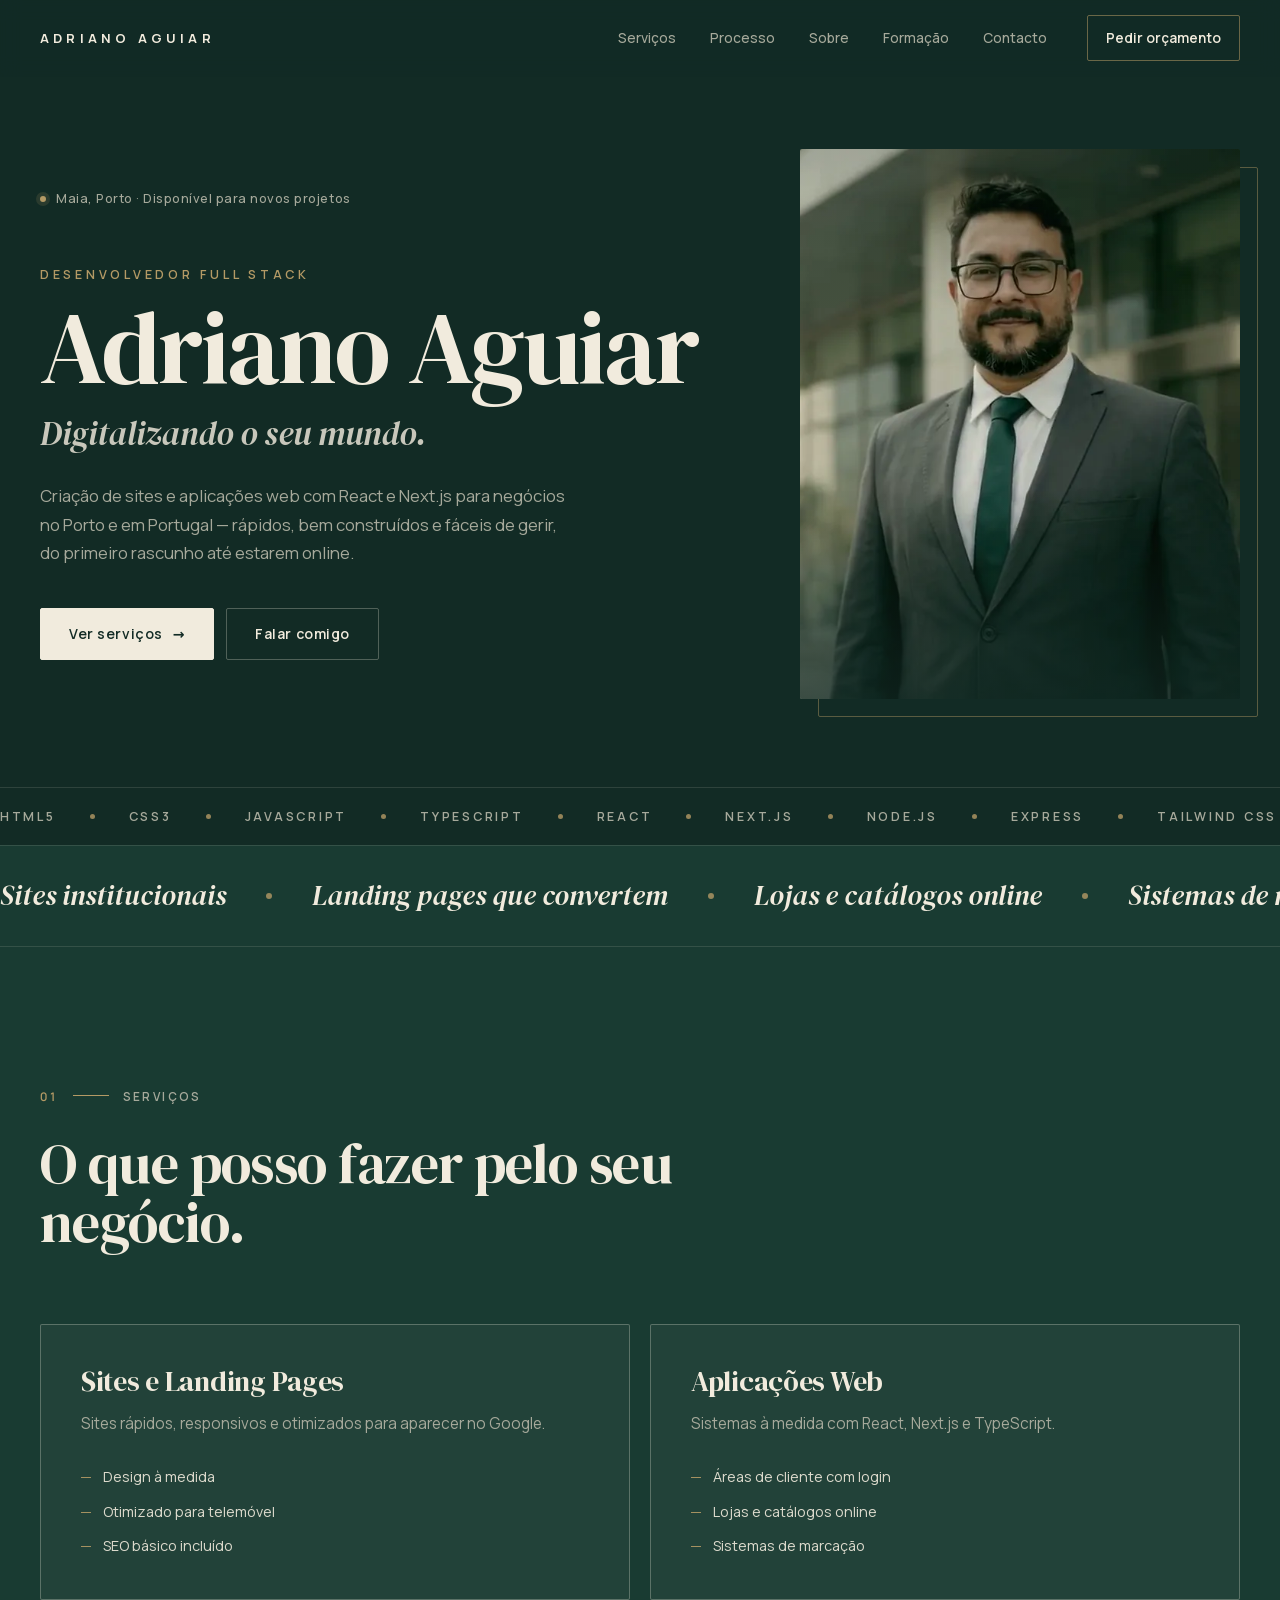
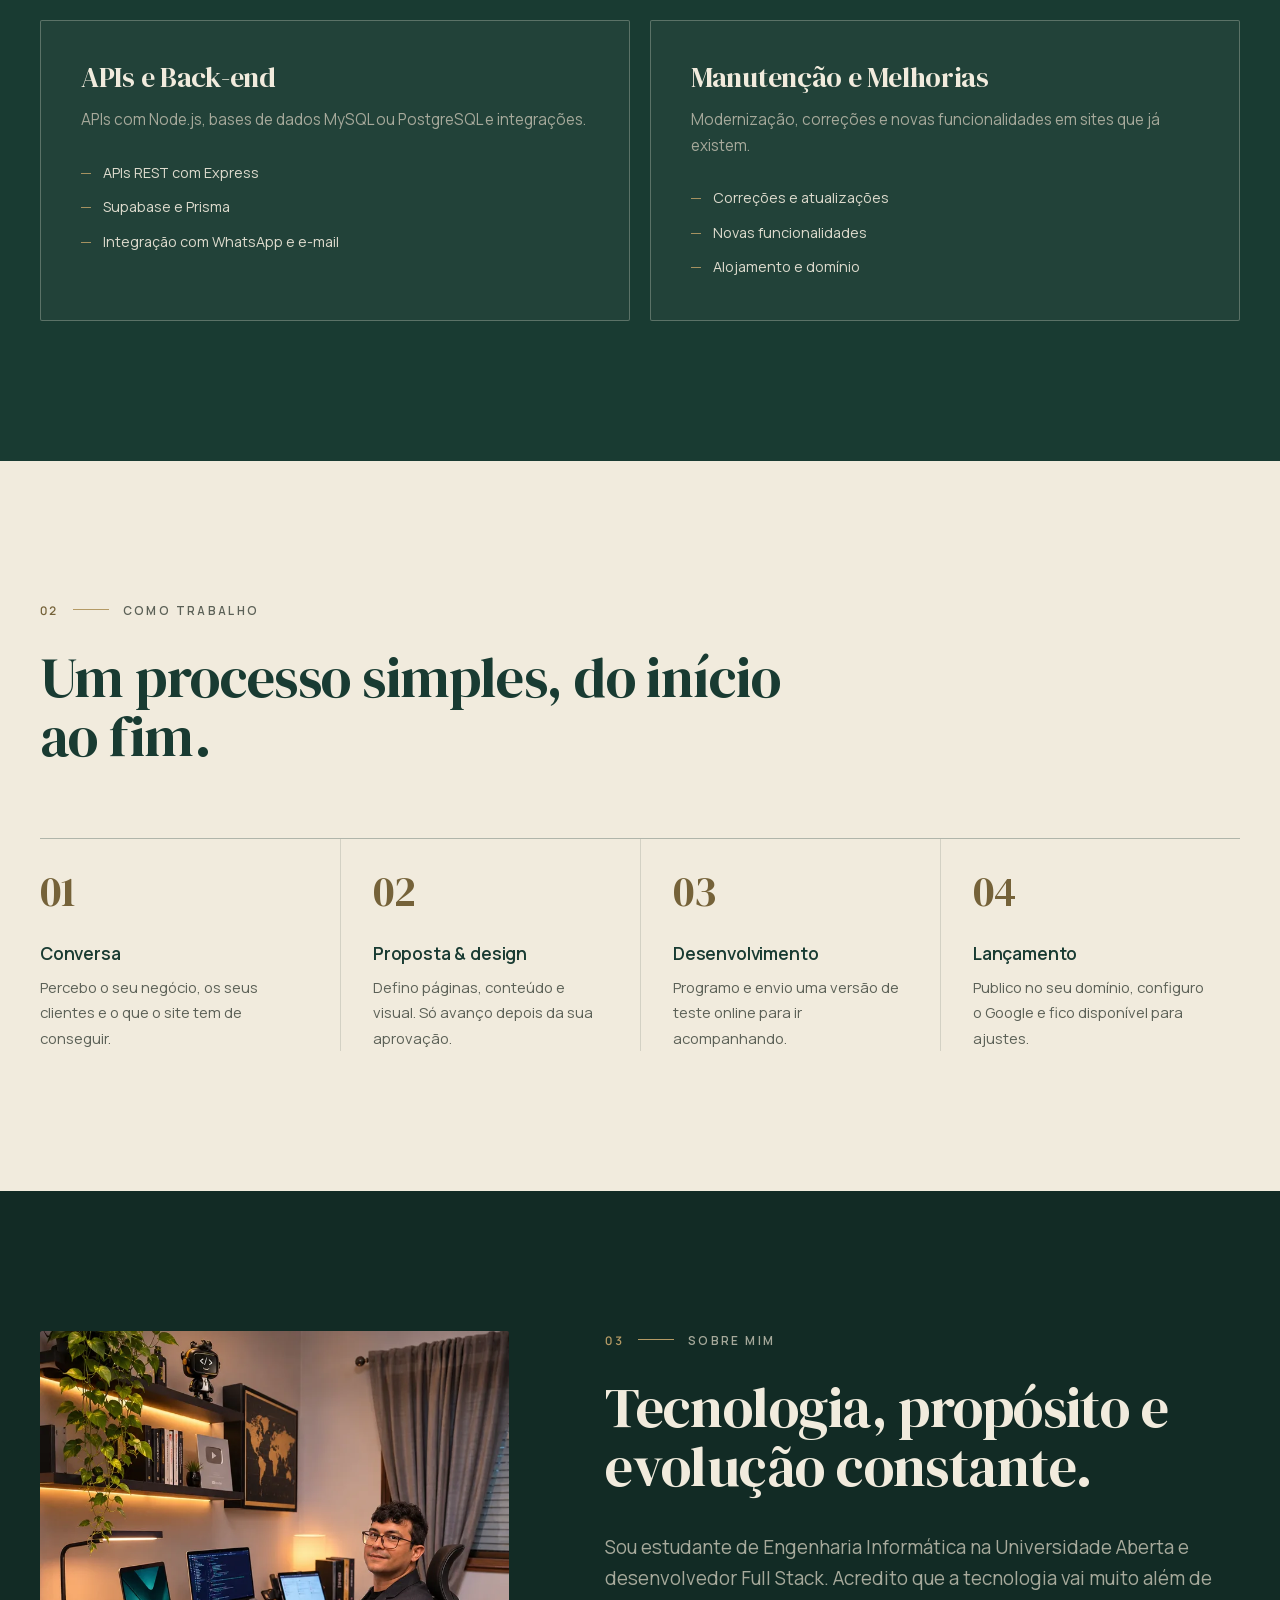
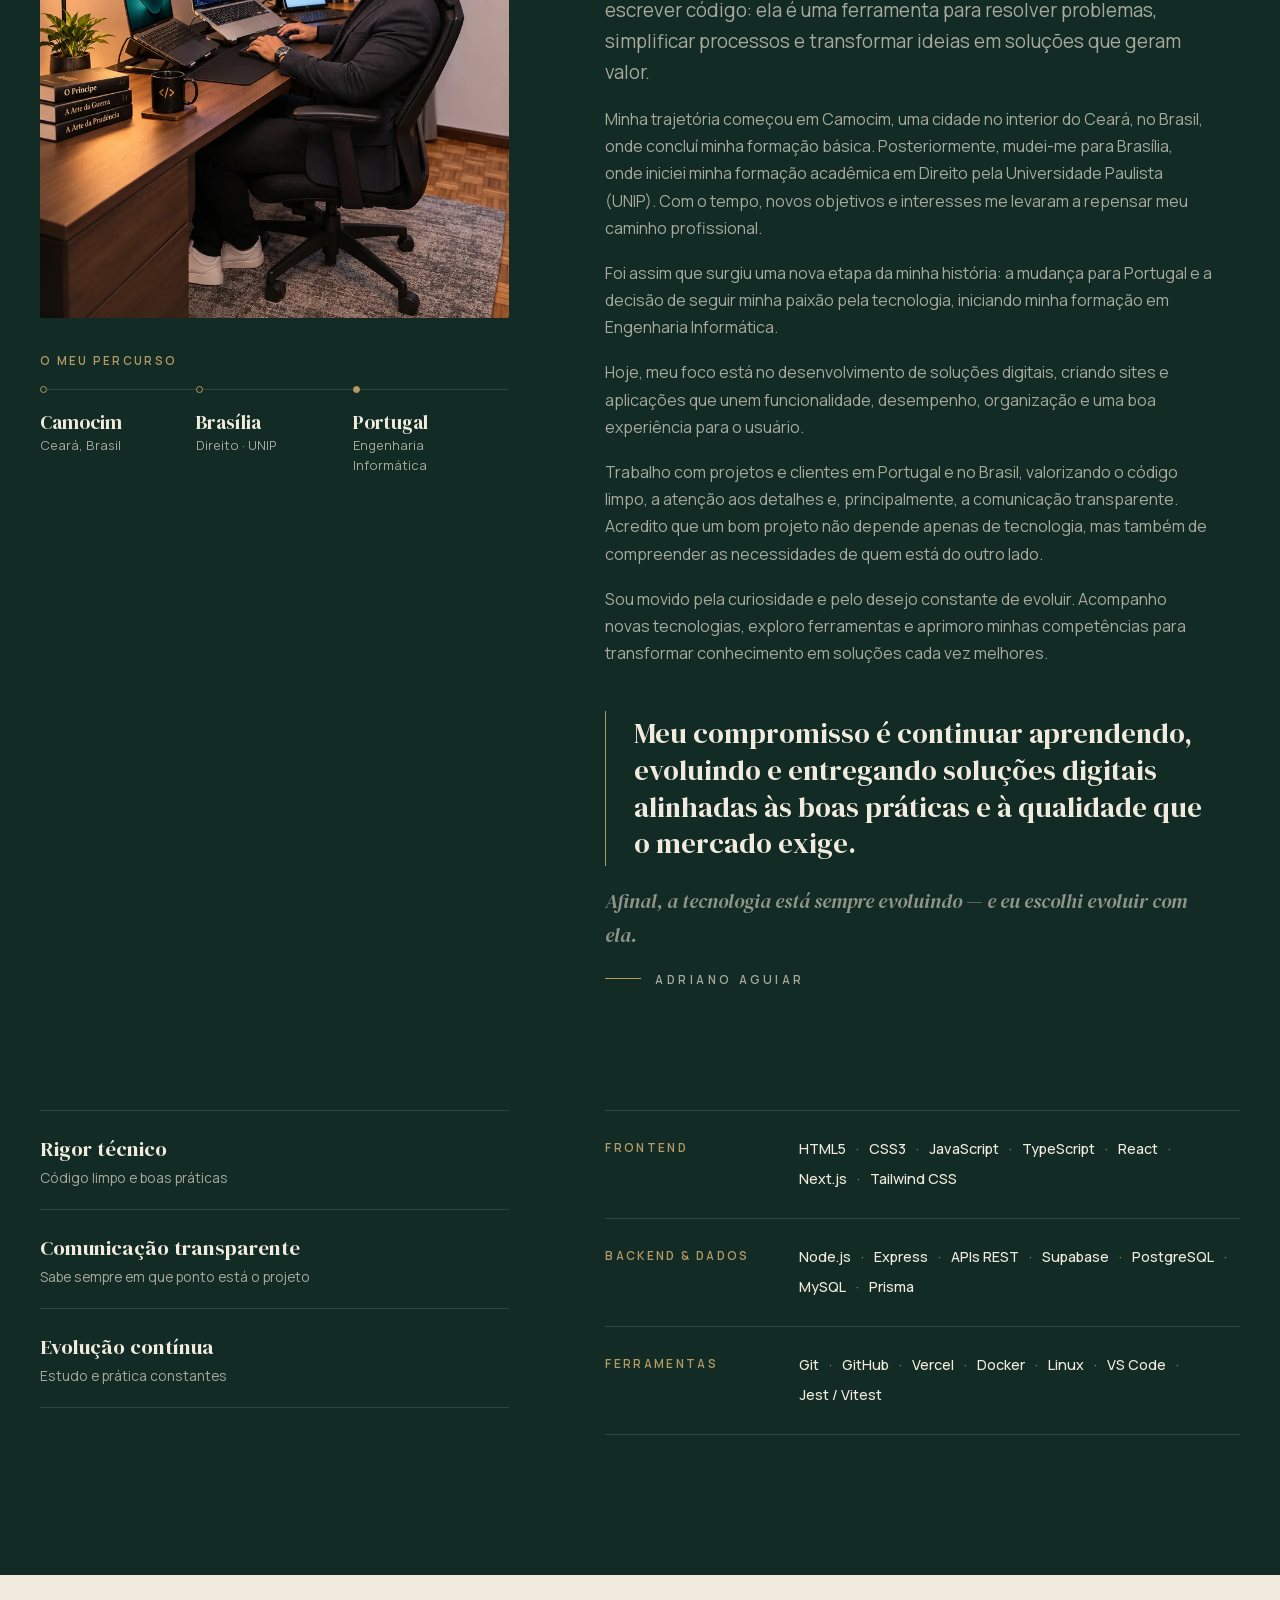
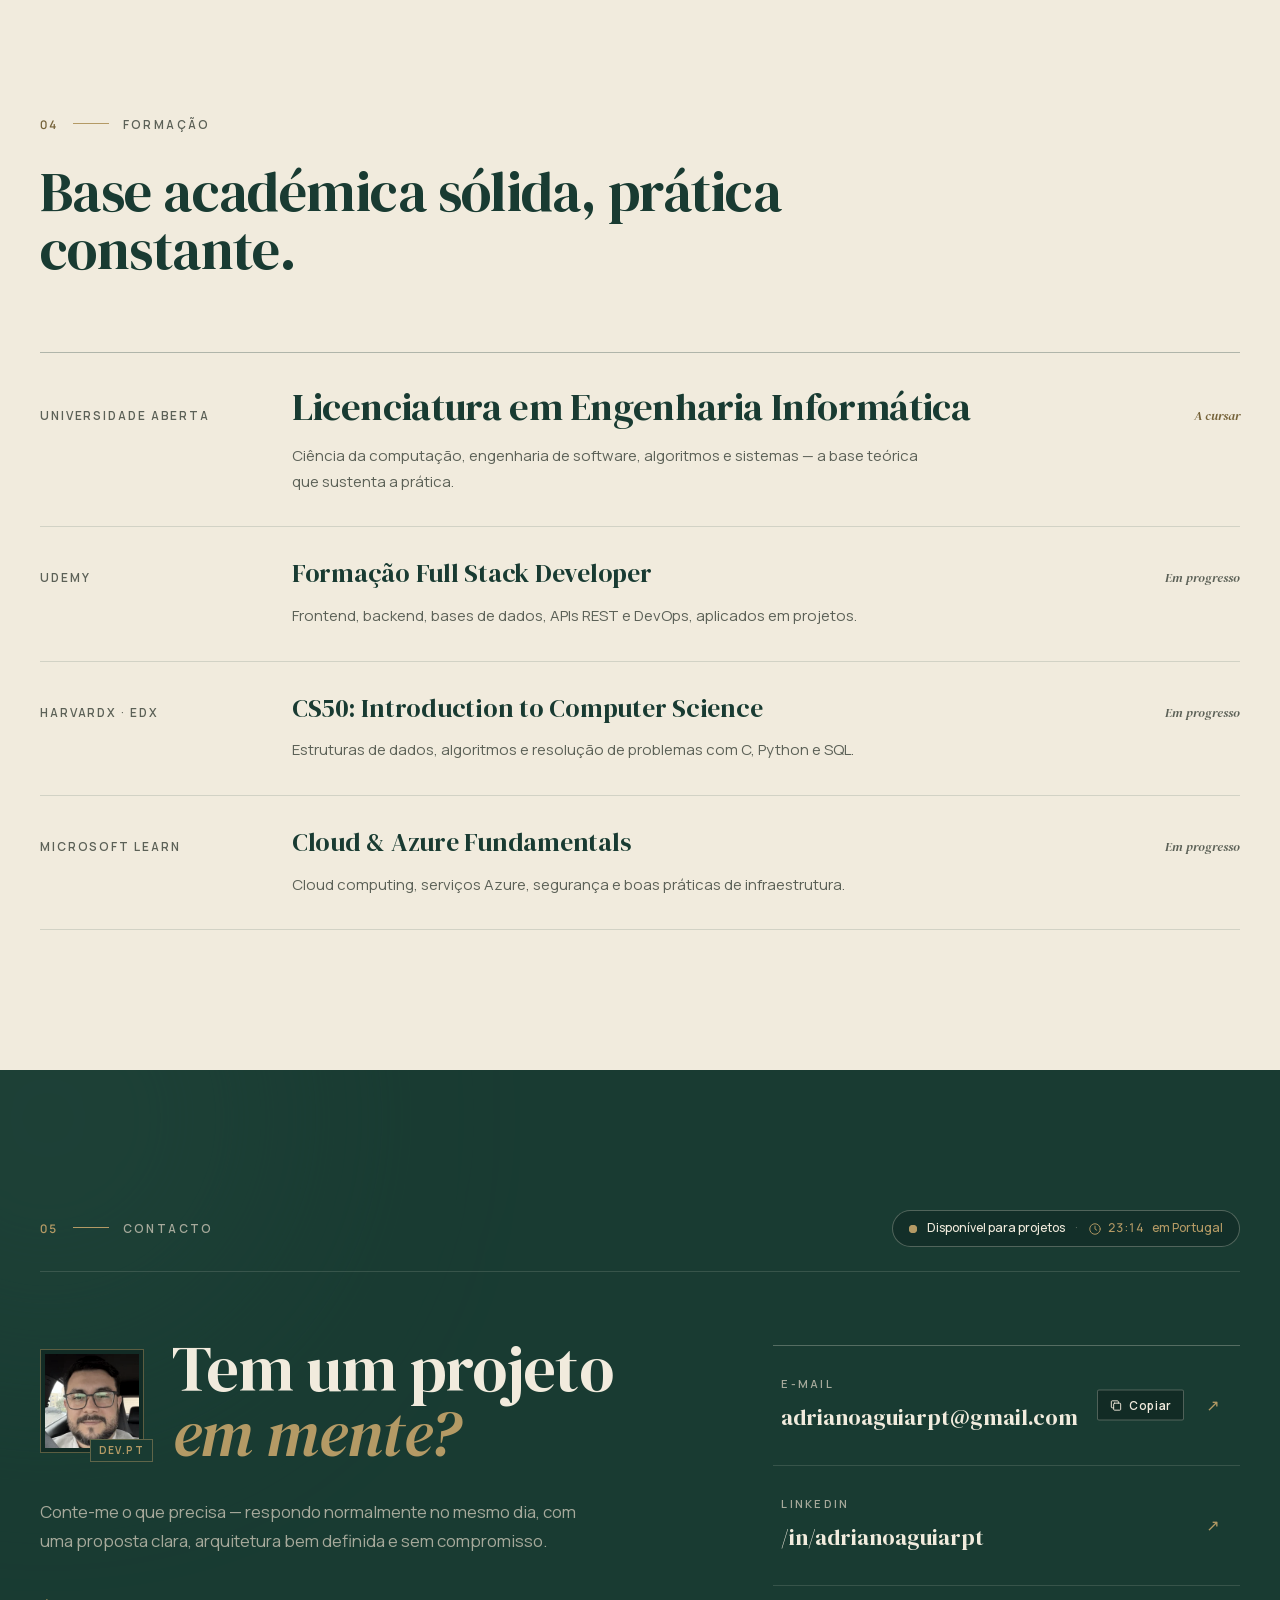
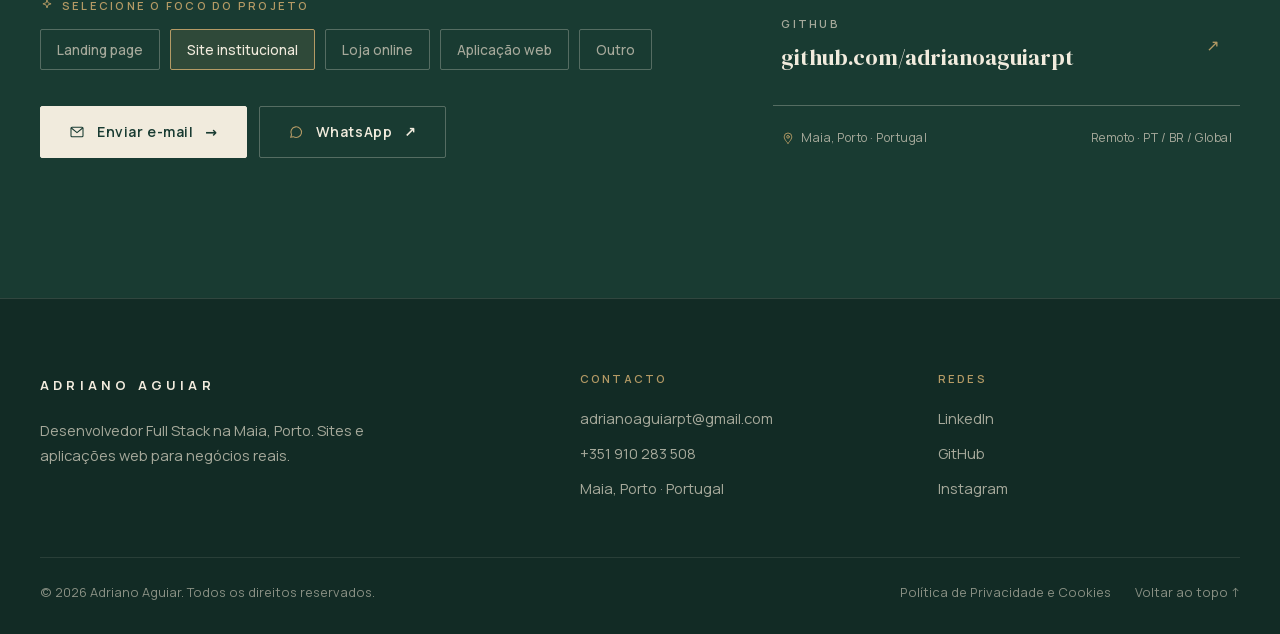
<file: index.html>
<!DOCTYPE html>
<html lang="pt">
<head>
    <meta charset="UTF-8">
    <meta name="viewport" content="width=device-width, initial-scale=1.0">
    <title>Adriano Aguiar | Desenvolvedor Full Stack no Porto</title>
    <meta name="description" content="Desenvolvedor full stack no Porto: criação de sites e apps com React e Next.js. Programador freelancer em Portugal. Peça já o seu orçamento.">
    <meta name="author" content="Adriano Aguiar">
    <meta name="theme-color" content="#122B25">
    <link rel="canonical" href="https://adrianoaguiardev.com/">
    <meta property="og:type" content="website">
    <meta property="og:title" content="Adriano Aguiar | Desenvolvedor Full Stack no Porto">
    <meta property="og:description" content="Criação de sites e aplicações web com React e Next.js para negócios no Porto e em Portugal.">
    <meta property="og:locale" content="pt_PT">
    <meta property="og:url" content="https://adrianoaguiardev.com/">
    <meta property="og:image" content="https://adrianoaguiardev.com/og-image.png">
    <meta property="og:image:width" content="1200">
    <meta property="og:image:height" content="630">
    <meta property="og:image:alt" content="Adriano Aguiar, Desenvolvedor Full Stack no Porto">
    <meta name="twitter:card" content="summary_large_image">
    <meta name="twitter:title" content="Adriano Aguiar | Desenvolvedor Full Stack no Porto">
    <meta name="twitter:description" content="Criação de sites e aplicações web com React e Next.js para negócios no Porto e em Portugal.">
    <meta name="twitter:image" content="https://adrianoaguiardev.com/og-image.png">
    <link rel="icon" href="img/favicon.ico" sizes="any">
    <link rel="icon" type="image/png" sizes="32x32" href="img/favicon-32x32.png">
    <link rel="icon" type="image/png" sizes="16x16" href="img/favicon-16x16.png">
    <link rel="apple-touch-icon" href="img/apple-touch-icon.png">
    <link rel="preload" as="image" href="img/adriano-hero-poster.webp" type="image/webp" fetchpriority="high">
    <link rel="preload" as="font" type="font/woff2" href="fonts/manrope-latin.woff2" crossorigin>
    <link rel="preload" as="font" type="font/woff2" href="fonts/dm-serif-display-latin.woff2" crossorigin>
    <link rel="stylesheet" href="style.css">
    <script type="application/ld+json">
    {"@context":"https://schema.org","@graph":[{"@type":"Person","@id":"https://adrianoaguiardev.com/#pessoa","name":"Adriano Aguiar","jobTitle":"Desenvolvedor Full Stack","url":"https://adrianoaguiardev.com/","image":"https://adrianoaguiardev.com/img/adriano-hero-poster.webp","address":{"@type":"PostalAddress","addressLocality":"Maia","addressRegion":"Porto","addressCountry":"PT"},"knowsAbout":["HTML","CSS","JavaScript","TypeScript","React","Next.js","Node.js","Express","Tailwind CSS","Supabase","PostgreSQL","MySQL","Prisma","Git","Docker"],"sameAs":["https://github.com/adrianoaguiarpt","https://www.linkedin.com/in/adrianoaguiarpt/","https://www.instagram.com/adrianoaguiardev"]},{"@type":"WebSite","@id":"https://adrianoaguiardev.com/#site","url":"https://adrianoaguiardev.com/","name":"Adriano Aguiar","description":"Desenvolvedor full stack no Porto: criação de sites e apps com React e Next.js. Programador freelancer em Portugal. Peça já o seu orçamento.","inLanguage":"pt","publisher":{"@id":"https://adrianoaguiardev.com/#pessoa"}},{"@type":"ProfessionalService","@id":"https://adrianoaguiardev.com/#servico","name":"Adriano Aguiar — Desenvolvimento Web","url":"https://adrianoaguiardev.com/","image":"https://adrianoaguiardev.com/og-image.png","telephone":"+351910283508","address":{"@type":"PostalAddress","addressLocality":"Maia","addressRegion":"Porto","addressCountry":"PT"},"areaServed":[{"@type":"Country","name":"Portugal"},{"@type":"Country","name":"Brasil"}],"founder":{"@id":"https://adrianoaguiardev.com/#pessoa"},"sameAs":["https://github.com/adrianoaguiarpt","https://www.linkedin.com/in/adrianoaguiarpt/","https://www.instagram.com/adrianoaguiardev"],"hasOfferCatalog":{"@type":"OfferCatalog","name":"Serviços","itemListElement":[{"@type":"Offer","itemOffered":{"@type":"Service","name":"Sites e Landing Pages","description":"Sites rápidos, responsivos e otimizados para aparecer no Google."}},{"@type":"Offer","itemOffered":{"@type":"Service","name":"Aplicações Web","description":"Sistemas à medida com React, Next.js e TypeScript."}},{"@type":"Offer","itemOffered":{"@type":"Service","name":"APIs e Back-end","description":"APIs com Node.js, bases de dados MySQL ou PostgreSQL e integrações."}},{"@type":"Offer","itemOffered":{"@type":"Service","name":"Manutenção e Melhorias","description":"Modernização, correções e novas funcionalidades em sites que já existem."}}]}}]}
    </script>
</head>
<body>
    <a class="skip-link" href="#servicos">Saltar para os serviços</a>

    <header class="site-header">
        <nav class="nav container" aria-label="Navegação principal">
            <a class="brand" href="#inicio" aria-label="Adriano Aguiar — ir para o início">Adriano Aguiar</a>
            <button class="menu-toggle" type="button" aria-label="Abrir menu" aria-expanded="false" aria-controls="nav-links"><span></span><span></span><span></span></button>
            <div class="nav-links" id="nav-links">
                <a href="#servicos">Serviços</a>
                <a href="#processo">Processo</a>
                <a href="#sobre">Sobre</a>
                <a href="#formacao">Formação</a>
                <a href="#contato">Contacto</a>
                <a class="nav-links__cta" href="https://wa.me/351910283508?text=Ol%C3%A1%20Adriano!%20Quero%20pedir%20um%20or%C3%A7amento%20para%20o%20meu%20projeto." target="_blank" rel="noopener noreferrer">Pedir orçamento</a>
            </div>
        </nav>
    </header>

    <main>
        <!-- HERO -->
        <section class="hero" id="inicio">
            <div class="grade-rato" aria-hidden="true"></div>
            <div class="hero__grid container">
                <div class="hero__content">
                    <p class="hero__kicker"><span class="dot" aria-hidden="true"></span> Maia, Porto · Disponível para novos projetos</p>
                    <h1 class="hero__heading"><span class="hero__role">Desenvolvedor Full Stack</span> <span class="hero__title">Adriano Aguiar</span></h1>
                    <p class="hero__tagline">Digitalizando o seu mundo.</p>
                    <p class="hero__text">Criação de sites e aplicações web com React e Next.js para negócios no Porto e em Portugal — rápidos, bem construídos e fáceis de gerir, do primeiro rascunho até estarem online.</p>
                    <div class="hero__actions">
                        <a href="#servicos" class="btn btn--primary">Ver serviços <span aria-hidden="true">→</span></a>
                        <a href="#contato" class="btn btn--ghost">Falar comigo</a>
                    </div>
                </div>
                <div class="hero__media">
                    <div class="hero__frame">
                        <video class="hero__video" muted playsinline preload="metadata" poster="img/adriano-hero-poster.webp" width="576" height="720" aria-label="Adriano Aguiar, desenvolvedor full stack, a caminhar em direção à câmara">
                            <source src="img/adriano-hero.mp4" type="video/mp4">
                        </video>
                        <span class="hero__tint" aria-hidden="true"></span>
                    </div>
                </div>
            </div>
        </section>

        <!-- FAIXAS CORRIDAS: tecnologias e o que faço para empresas
             (cada lista aparece duas vezes para o movimento não ter "salto";
              a segunda cópia fica escondida dos leitores de ecrã) -->
        <div class="faixas">
            <div class="faixa faixa--stack" aria-label="Tecnologias que domino">
                <div class="faixa__track">
                    <ul class="faixa__list">
                        <li>HTML5</li><li>CSS3</li><li>JavaScript</li><li>TypeScript</li><li>React</li><li>Next.js</li><li>Node.js</li><li>Express</li><li>Tailwind CSS</li><li>Supabase</li><li>PostgreSQL</li><li>MySQL</li><li>Prisma</li><li>Git</li><li>Docker</li>
                    </ul>
                    <ul class="faixa__list" aria-hidden="true">
                        <li>HTML5</li><li>CSS3</li><li>JavaScript</li><li>TypeScript</li><li>React</li><li>Next.js</li><li>Node.js</li><li>Express</li><li>Tailwind CSS</li><li>Supabase</li><li>PostgreSQL</li><li>MySQL</li><li>Prisma</li><li>Git</li><li>Docker</li>
                    </ul>
                </div>
            </div>
            <div class="faixa faixa--servicos" aria-label="O que posso fazer pela sua empresa">
                <div class="faixa__track">
                    <ul class="faixa__list">
                        <li>Sites institucionais</li><li>Landing pages que convertem</li><li>Lojas e catálogos online</li><li>Sistemas de marcação</li><li>Áreas de cliente com login</li><li>Integração com WhatsApp</li><li>SEO local no Google</li><li>Manutenção e alojamento</li>
                    </ul>
                    <ul class="faixa__list" aria-hidden="true">
                        <li>Sites institucionais</li><li>Landing pages que convertem</li><li>Lojas e catálogos online</li><li>Sistemas de marcação</li><li>Áreas de cliente com login</li><li>Integração com WhatsApp</li><li>SEO local no Google</li><li>Manutenção e alojamento</li>
                    </ul>
                </div>
            </div>
        </div>

        <!-- SERVIÇOS -->
        <section class="section section--alt" id="servicos">
            <div class="container">
                <div class="section-head">
                    <p class="eyebrow"><span>01</span>Serviços</p>
                    <h2>O que posso fazer pelo seu negócio.</h2>
                </div>
                <div class="services">
                    <article class="service reveal">
                        <h3>Sites e Landing Pages</h3>
                        <p>Sites rápidos, responsivos e otimizados para aparecer no Google.</p>
                        <ul><li>Design à medida</li><li>Otimizado para telemóvel</li><li>SEO básico incluído</li></ul>
                    </article>
                    <article class="service reveal">
                        <h3>Aplicações Web</h3>
                        <p>Sistemas à medida com React, Next.js e TypeScript.</p>
                        <ul><li>Áreas de cliente com login</li><li>Lojas e catálogos online</li><li>Sistemas de marcação</li></ul>
                    </article>
                    <article class="service reveal">
                        <h3>APIs e Back-end</h3>
                        <p>APIs com Node.js, bases de dados MySQL ou PostgreSQL e integrações.</p>
                        <ul><li>APIs REST com Express</li><li>Supabase e Prisma</li><li>Integração com WhatsApp e e-mail</li></ul>
                    </article>
                    <article class="service reveal">
                        <h3>Manutenção e Melhorias</h3>
                        <p>Modernização, correções e novas funcionalidades em sites que já existem.</p>
                        <ul><li>Correções e atualizações</li><li>Novas funcionalidades</li><li>Alojamento e domínio</li></ul>
                    </article>
                </div>
            </div>
        </section>

        <!-- PROCESSO -->
        <section class="section" id="processo">
            <div class="container">
            <div class="section-head">
                <p class="eyebrow"><span>02</span>Como trabalho</p>
                <h2>Um processo simples, do início ao fim.</h2>
            </div>
            <ol class="steps">
                <li class="reveal"><span>01</span><h3>Conversa</h3><p>Percebo o seu negócio, os seus clientes e o que o site tem de conseguir.</p></li>
                <li class="reveal"><span>02</span><h3>Proposta &amp; design</h3><p>Defino páginas, conteúdo e visual. Só avanço depois da sua aprovação.</p></li>
                <li class="reveal"><span>03</span><h3>Desenvolvimento</h3><p>Programo e envio uma versão de teste online para ir acompanhando.</p></li>
                <li class="reveal"><span>04</span><h3>Lançamento</h3><p>Publico no seu domínio, configuro o Google e fico disponível para ajustes.</p></li>
            </ol>
            </div>
        </section>

        <!-- SOBRE -->
        <section class="section section--alt" id="sobre">
            <div class="container about">
                <figure class="about__photo reveal">
                    <img src="img/adriano-sobre.webp" alt="Adriano Aguiar a trabalhar na sua secretária, com vários portáteis e código no ecrã" width="800" height="1000" loading="lazy" decoding="async">
                    <figcaption>
                        <span>O meu percurso</span>
                        <ol class="journey">
                            <li><strong>Camocim</strong> Ceará, Brasil</li>
                            <li><strong>Brasília</strong> Direito · UNIP</li>
                            <li><strong>Portugal</strong> Engenharia Informática</li>
                        </ol>
                    </figcaption>
                </figure>
                <div class="about__text reveal">
                    <p class="eyebrow"><span>03</span>Sobre mim</p>
                    <h2>Tecnologia, propósito e evolução constante.</h2>
                    <p class="about__lead">Sou estudante de Engenharia Informática na Universidade Aberta e desenvolvedor Full Stack. Acredito que a tecnologia vai muito além de escrever código: ela é uma ferramenta para resolver problemas, simplificar processos e transformar ideias em soluções que geram valor.</p>
                    <p>Minha trajetória começou em Camocim, uma cidade no interior do Ceará, no Brasil, onde concluí minha formação básica. Posteriormente, mudei-me para Brasília, onde iniciei minha formação acadêmica em Direito pela Universidade Paulista (UNIP). Com o tempo, novos objetivos e interesses me levaram a repensar meu caminho profissional.</p>
                    <p>Foi assim que surgiu uma nova etapa da minha história: a mudança para Portugal e a decisão de seguir minha paixão pela tecnologia, iniciando minha formação em Engenharia Informática.</p>
                    <p>Hoje, meu foco está no desenvolvimento de soluções digitais, criando sites e aplicações que unem funcionalidade, desempenho, organização e uma boa experiência para o usuário.</p>
                    <p>Trabalho com projetos e clientes em Portugal e no Brasil, valorizando o código limpo, a atenção aos detalhes e, principalmente, a comunicação transparente. Acredito que um bom projeto não depende apenas de tecnologia, mas também de compreender as necessidades de quem está do outro lado.</p>
                    <p>Sou movido pela curiosidade e pelo desejo constante de evoluir. Acompanho novas tecnologias, exploro ferramentas e aprimoro minhas competências para transformar conhecimento em soluções cada vez melhores.</p>
                    <blockquote class="about__quote">
                        <p>Meu compromisso é continuar aprendendo, evoluindo e entregando soluções digitais alinhadas às boas práticas e à qualidade que o mercado exige.</p>
                    </blockquote>
                    <p class="about__closing">Afinal, a tecnologia está sempre evoluindo — e eu escolhi evoluir com ela.</p>
                    <p class="about__sign">Adriano Aguiar</p>
                </div>
            </div>

            <div class="container about__extra">
                <div class="values reveal">
                    <div><strong>Rigor técnico</strong><span>Código limpo e boas práticas</span></div>
                    <div><strong>Comunicação transparente</strong><span>Sabe sempre em que ponto está o projeto</span></div>
                    <div><strong>Evolução contínua</strong><span>Estudo e prática constantes</span></div>
                </div>
                <div class="stack reveal">
                    <div class="stack__group">
                        <h3>Frontend</h3>
                        <div class="badges"><span>HTML5</span><span>CSS3</span><span>JavaScript</span><span>TypeScript</span><span>React</span><span>Next.js</span><span>Tailwind CSS</span></div>
                    </div>
                    <div class="stack__group">
                        <h3>Backend &amp; dados</h3>
                        <div class="badges"><span>Node.js</span><span>Express</span><span>APIs REST</span><span>Supabase</span><span>PostgreSQL</span><span>MySQL</span><span>Prisma</span></div>
                    </div>
                    <div class="stack__group">
                        <h3>Ferramentas</h3>
                        <div class="badges"><span>Git</span><span>GitHub</span><span>Vercel</span><span>Docker</span><span>Linux</span><span>VS Code</span><span>Jest / Vitest</span></div>
                    </div>
                </div>
            </div>
        </section>

        <!-- FORMAÇÃO -->
        <section class="section" id="formacao">
            <div class="container">
            <div class="section-head">
                <p class="eyebrow"><span>04</span>Formação</p>
                <h2>Base académica sólida, prática constante.</h2>
            </div>
            <div class="credentials">
                <article class="credential credential--featured reveal">
                    <div class="credential__top"><span>Universidade Aberta</span><em>A cursar</em></div>
                    <h3>Licenciatura em Engenharia Informática</h3>
                    <p>Ciência da computação, engenharia de software, algoritmos e sistemas — a base teórica que sustenta a prática.</p>
                </article>
                <article class="credential reveal">
                    <div class="credential__top"><span>Udemy</span><em>Em progresso</em></div>
                    <h3>Formação Full Stack Developer</h3>
                    <p>Frontend, backend, bases de dados, APIs REST e DevOps, aplicados em projetos.</p>
                </article>
                <article class="credential reveal">
                    <div class="credential__top"><span>HarvardX · edX</span><em>Em progresso</em></div>
                    <h3>CS50: Introduction to Computer Science</h3>
                    <p>Estruturas de dados, algoritmos e resolução de problemas com C, Python e SQL.</p>
                </article>
                <article class="credential reveal">
                    <div class="credential__top"><span>Microsoft Learn</span><em>Em progresso</em></div>
                    <h3>Cloud &amp; Azure Fundamentals</h3>
                    <p>Cloud computing, serviços Azure, segurança e boas práticas de infraestrutura.</p>
                </article>
            </div>
            </div>
        </section>

        <!-- CONTACTO -->
        <section id="contato" class="contact">
            <div class="grade-rato" aria-hidden="true"></div>
            <div class="contact__glow" aria-hidden="true"></div>

            <div class="container contact__inner reveal">
                <div class="contact__head">
                    <p class="eyebrow"><span>05</span>Contacto</p>
                    <p class="status">
                        <span class="status__dot" aria-hidden="true"></span>
                        Disponível para projetos
                        <span class="status__sep" aria-hidden="true">·</span>
                        <span class="status__clock">
                            <svg class="ico ico--xs" viewBox="0 0 24 24" aria-hidden="true"><circle cx="12" cy="12" r="9"/><path d="M12 7v5l3 2"/></svg>
                            <time id="hora-portugal">--:--</time>&nbsp;em Portugal
                        </span>
                    </p>
                </div>

                <div class="contact__grid">
                    <div class="contact__left">
                        <div class="contact__intro">
                            <figure class="contact__photo">
                                <img src="img/adriano-contacto.webp" alt="Retrato de Adriano Aguiar, desenvolvedor full stack, de óculos e barba" width="104" height="104" loading="lazy" decoding="async">
                                <figcaption>DEV.PT</figcaption>
                            </figure>
                            <h2>Tem um projeto <em>em mente?</em></h2>
                        </div>

                        <p class="contact__lead">Conte-me o que precisa — respondo normalmente no mesmo dia, com uma proposta clara, arquitetura bem definida e sem compromisso.</p>

                        <div class="contact__picker">
                            <p class="contact__picker-label" id="foco-label">
                                <svg class="ico ico--xs" viewBox="0 0 24 24" aria-hidden="true"><path d="M12 3l1.8 5.2L19 10l-5.2 1.8L12 17l-1.8-5.2L5 10l5.2-1.8z"/></svg>
                                Selecione o foco do projeto
                            </p>
                            <div class="pills" id="foco-projeto" role="group" aria-labelledby="foco-label">
                                <button type="button" class="pill" data-projeto="Landing Page" aria-pressed="false">Landing page</button>
                                <button type="button" class="pill" data-projeto="Site institucional" aria-pressed="true">Site institucional</button>
                                <button type="button" class="pill" data-projeto="Loja online" aria-pressed="false">Loja online</button>
                                <button type="button" class="pill" data-projeto="Aplicação web" aria-pressed="false">Aplicação web</button>
                                <button type="button" class="pill" data-projeto="Outro assunto" aria-pressed="false">Outro</button>
                            </div>
                        </div>

                        <div class="hero__actions contact__actions">
                            <a id="btn-email" class="btn btn--primary" href="mailto:adrianoaguiarpt@gmail.com?subject=Pedido%20de%20or%C3%A7amento">
                                <svg class="ico" viewBox="0 0 24 24" aria-hidden="true"><rect x="3" y="5" width="18" height="14" rx="1.5"/><path d="m3.5 6 8.5 7 8.5-7"/></svg>
                                Enviar e-mail <span aria-hidden="true">→</span>
                            </a>
                            <a id="btn-whatsapp" class="btn btn--ghost" href="https://wa.me/351910283508" target="_blank" rel="noopener noreferrer">
                                <svg class="ico ico--gold" viewBox="0 0 24 24" aria-hidden="true"><path d="M4 20l1.3-3.9A8 8 0 1 1 8 19z"/></svg>
                                WhatsApp <span aria-hidden="true">↗</span>
                            </a>
                        </div>
                    </div>

                    <div class="contact__right">
                        <ul class="contact__links" id="contact-links">
                            <li>
                                <a id="link-email" href="mailto:adrianoaguiarpt@gmail.com?subject=Pedido%20de%20or%C3%A7amento">
                                    <span class="contact__label">E-mail</span>
                                    <strong>adrianoaguiarpt@gmail.com</strong>
                                    <i class="contact__arrow" aria-hidden="true"><b>↗</b><b>↗</b></i>
                                </a>
                                <button type="button" class="copy" id="copiar-email" aria-label="Copiar endereço de e-mail">
                                    <svg class="ico ico--xs" viewBox="0 0 24 24" aria-hidden="true"><rect x="8" y="8" width="12" height="12" rx="1.5"/><path d="M16 8V5.5A1.5 1.5 0 0 0 14.5 4h-9A1.5 1.5 0 0 0 4 5.5v9A1.5 1.5 0 0 0 5.5 16H8"/></svg>
                                    <span>Copiar</span>
                                </button>
                            </li>
                            <li>
                                <a href="https://www.linkedin.com/in/adrianoaguiarpt/" target="_blank" rel="noopener noreferrer">
                                    <span class="contact__label">LinkedIn</span>
                                    <strong>/in/adrianoaguiarpt</strong>
                                    <i class="contact__arrow" aria-hidden="true"><b>↗</b><b>↗</b></i>
                                </a>
                            </li>
                            <li>
                                <a href="https://github.com/adrianoaguiarpt" target="_blank" rel="noopener noreferrer">
                                    <span class="contact__label">GitHub</span>
                                    <strong>github.com/adrianoaguiarpt</strong>
                                    <i class="contact__arrow" aria-hidden="true"><b>↗</b><b>↗</b></i>
                                </a>
                            </li>
                        </ul>

                        <p class="contact__meta">
                            <span>
                                <svg class="ico ico--xs ico--gold" viewBox="0 0 24 24" aria-hidden="true"><path d="M12 21s-6.5-6-6.5-11a6.5 6.5 0 0 1 13 0c0 5-6.5 11-6.5 11z"/><circle cx="12" cy="10" r="2.3"/></svg>
                                Maia, Porto · Portugal
                            </span>
                            <span>Remoto · PT / BR / Global</span>
                        </p>
                    </div>
                </div>
            </div>
        </section>
    </main>

    <footer class="site-footer">
        <div class="container footer">
            <div class="footer__brand">
                <a class="brand" href="#inicio">Adriano Aguiar</a>
                <p>Desenvolvedor Full Stack na Maia, Porto. Sites e aplicações web para negócios reais.</p>
            </div>
            <div class="footer__col">
                <h2>Contacto</h2>
                <address>
                    <a href="mailto:adrianoaguiarpt@gmail.com">adrianoaguiarpt@gmail.com</a>
                    <a href="tel:+351910283508">+351 910 283 508</a>
                    <span>Maia, Porto · Portugal</span>
                </address>
            </div>
            <div class="footer__col">
                <h2>Redes</h2>
                <nav aria-label="Redes sociais">
                    <a href="https://www.linkedin.com/in/adrianoaguiarpt/" target="_blank" rel="noopener noreferrer">LinkedIn</a>
                    <a href="https://github.com/adrianoaguiarpt" target="_blank" rel="noopener noreferrer">GitHub</a>
                    <a href="https://www.instagram.com/adrianoaguiardev" target="_blank" rel="noopener noreferrer">Instagram</a>
                </nav>
            </div>
        </div>
        <div class="container footer__bottom">
            <p>© <span id="ano">2026</span> Adriano Aguiar. Todos os direitos reservados.</p>
            <div class="footer__legal">
                <a href="privacidade.html">Política de Privacidade e Cookies</a>
                <a href="#inicio">Voltar ao topo ↑</a>
            </div>
        </div>
    </footer>

    <script src="script.js"></script>
</body>
</html>
</file>
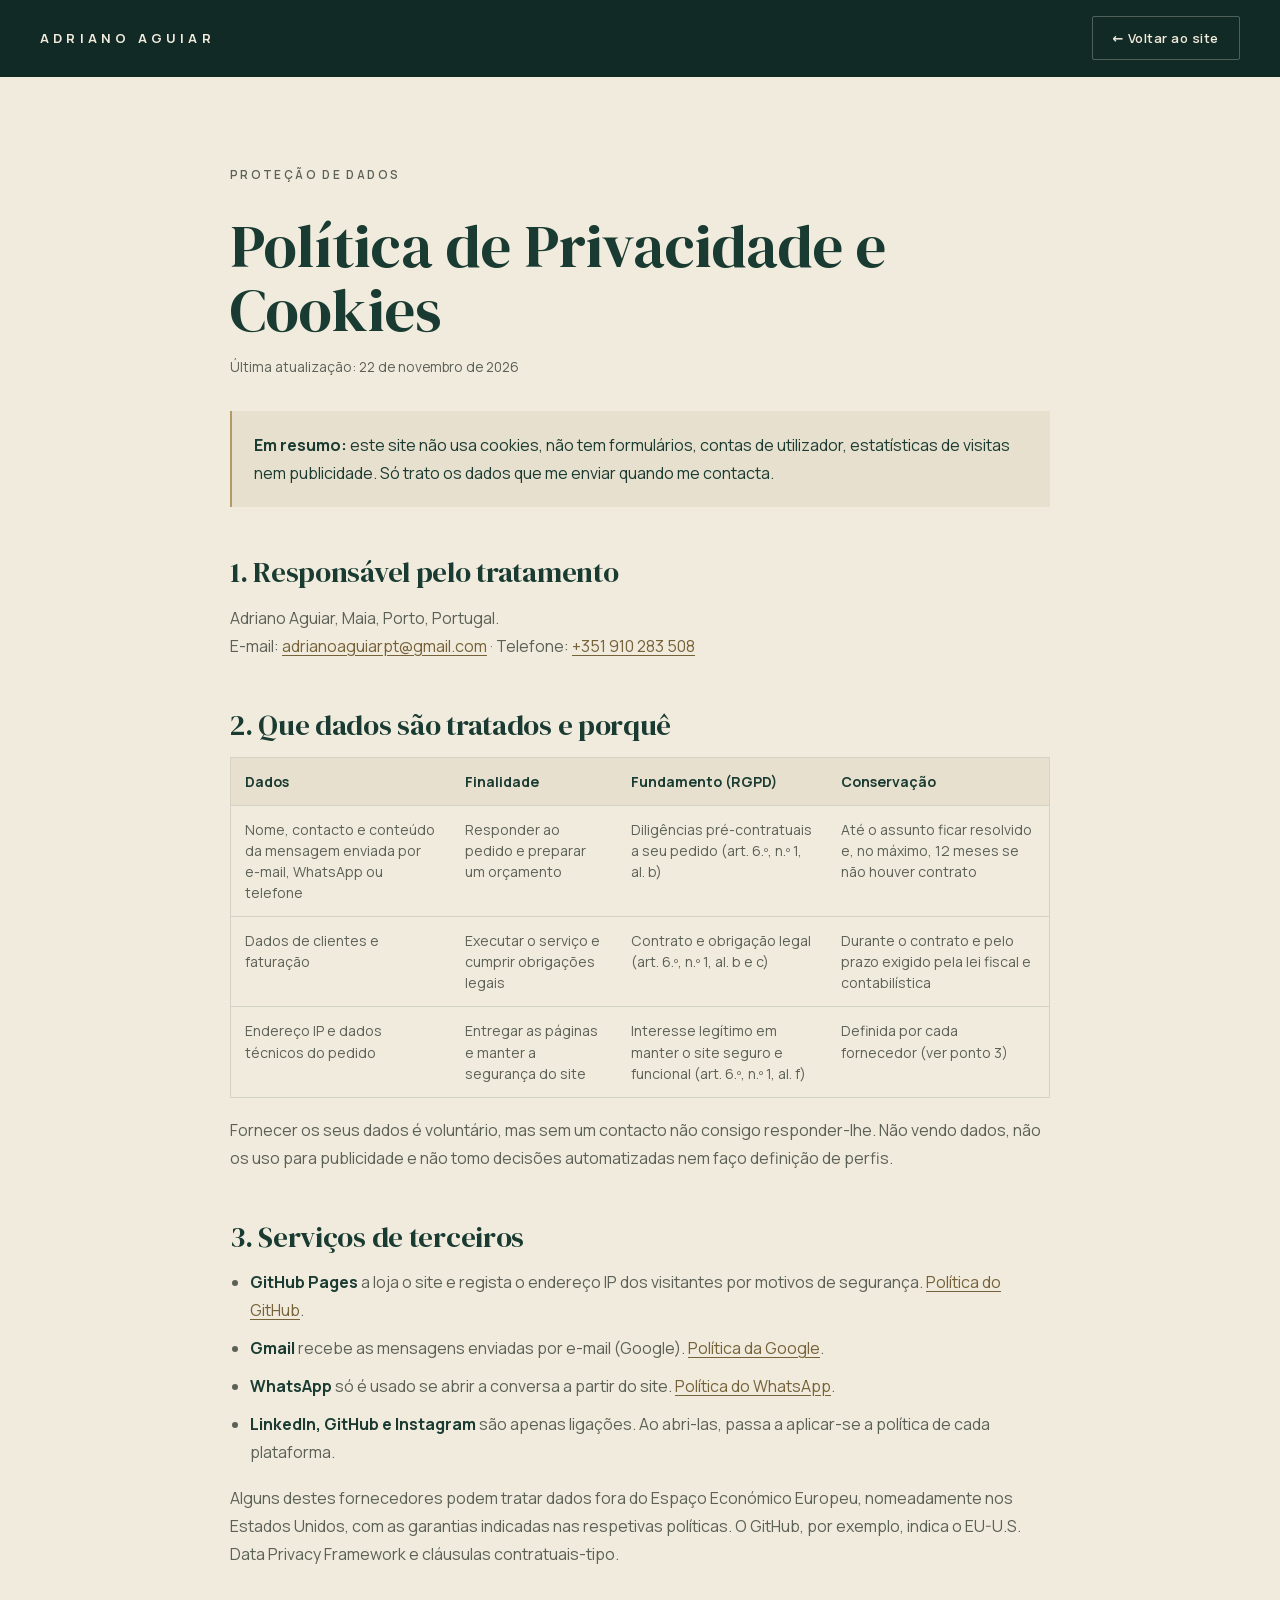
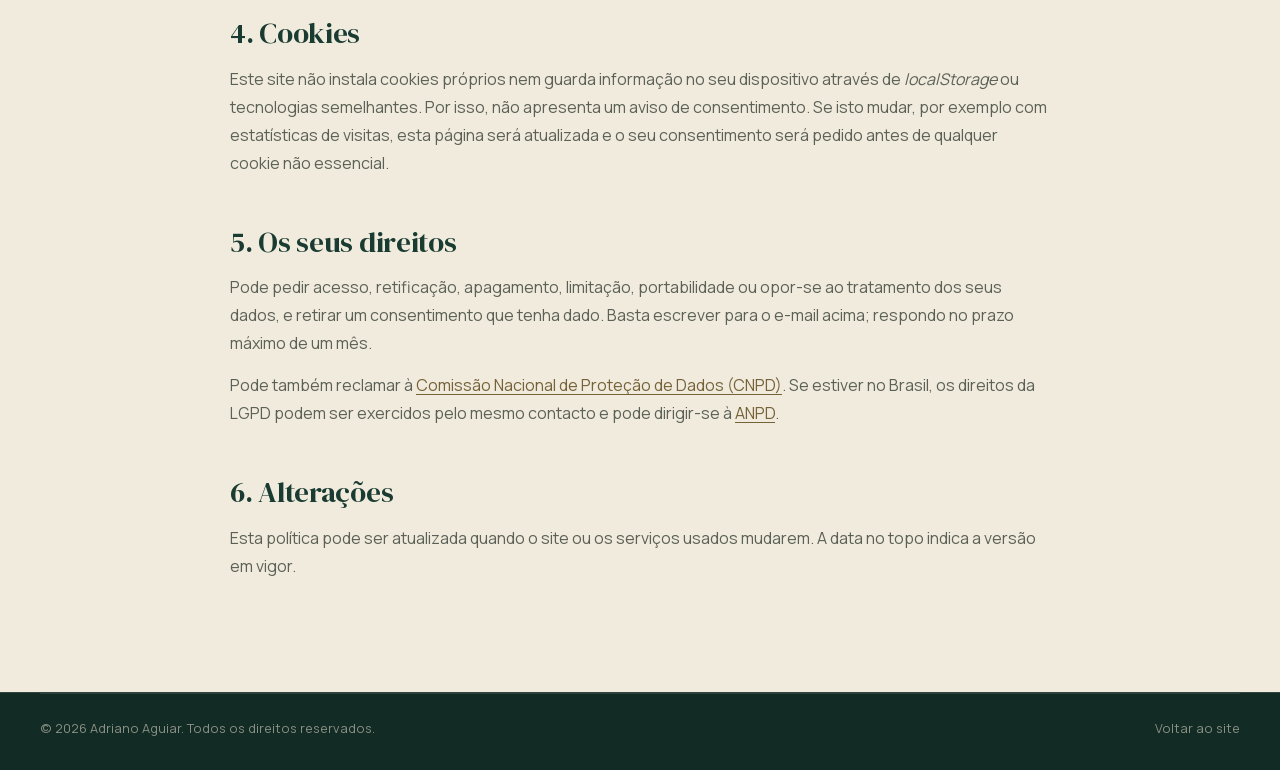
<file: privacidade.html>
<!DOCTYPE html>
<html lang="pt">
<head>
    <meta charset="UTF-8">
    <meta name="viewport" content="width=device-width, initial-scale=1.0">
    <title>Política de Privacidade e Cookies — Adriano Aguiar</title>
    <meta name="description" content="Como o site de Adriano Aguiar trata dados pessoais, que serviços utiliza e informação sobre cookies.">
    <meta name="theme-color" content="#122B25">
    <link rel="canonical" href="https://adrianoaguiardev.com/privacidade.html">
    <link rel="icon" href="img/favicon.ico" sizes="any">
    <link rel="icon" type="image/png" sizes="32x32" href="img/favicon-32x32.png">
    <link rel="apple-touch-icon" href="img/apple-touch-icon.png">
    <link rel="preload" as="font" type="font/woff2" href="fonts/manrope-latin.woff2" crossorigin>
    <link rel="preload" as="font" type="font/woff2" href="fonts/dm-serif-display-latin.woff2" crossorigin>
    <link rel="stylesheet" href="style.css">
</head>
<body>
    <header class="site-header">
        <nav class="nav container" aria-label="Navegação">
            <a class="brand" href="index.html">Adriano Aguiar</a>
            <a class="btn btn--ghost btn--small legal__back" href="index.html">← Voltar ao site</a>
        </nav>
    </header>

    <main class="legal theme-light">
        <article class="container legal__inner">
            <p class="eyebrow">Proteção de dados</p>
            <h1>Política de Privacidade e Cookies</h1>
            <p class="legal__date">Última atualização: 22 de novembro de 2026</p>

            <p class="legal__summary"><strong>Em resumo:</strong> este site não usa cookies, não tem formulários, contas de utilizador, estatísticas de visitas nem publicidade. Só trato os dados que me enviar quando me contacta.</p>

            <h2>1. Responsável pelo tratamento</h2>
            <p>Adriano Aguiar, Maia, Porto, Portugal.<br>
            E-mail: <a href="mailto:adrianoaguiarpt@gmail.com">adrianoaguiarpt@gmail.com</a> · Telefone: <a href="tel:+351910283508">+351 910 283 508</a></p>

            <h2>2. Que dados são tratados e porquê</h2>
            <div class="legal__table">
                <table>
                    <thead><tr><th scope="col">Dados</th><th scope="col">Finalidade</th><th scope="col">Fundamento (RGPD)</th><th scope="col">Conservação</th></tr></thead>
                    <tbody>
                        <tr><td>Nome, contacto e conteúdo da mensagem enviada por e-mail, WhatsApp ou telefone</td><td>Responder ao pedido e preparar um orçamento</td><td>Diligências pré-contratuais a seu pedido (art. 6.º, n.º 1, al. b)</td><td>Até o assunto ficar resolvido e, no máximo, 12 meses se não houver contrato</td></tr>
                        <tr><td>Dados de clientes e faturação</td><td>Executar o serviço e cumprir obrigações legais</td><td>Contrato e obrigação legal (art. 6.º, n.º 1, al. b e c)</td><td>Durante o contrato e pelo prazo exigido pela lei fiscal e contabilística</td></tr>
                        <tr><td>Endereço IP e dados técnicos do pedido</td><td>Entregar as páginas e manter a segurança do site</td><td>Interesse legítimo em manter o site seguro e funcional (art. 6.º, n.º 1, al. f)</td><td>Definida por cada fornecedor (ver ponto 3)</td></tr>
                    </tbody>
                </table>
            </div>
            <p>Fornecer os seus dados é voluntário, mas sem um contacto não consigo responder-lhe. Não vendo dados, não os uso para publicidade e não tomo decisões automatizadas nem faço definição de perfis.</p>

            <h2>3. Serviços de terceiros</h2>
            <ul>
                <li><strong>GitHub Pages</strong> a loja o site e regista o endereço IP dos visitantes por motivos de segurança. <a href="https://docs.github.com/en/site-policy/privacy-policies/github-general-privacy-statement" target="_blank" rel="noopener noreferrer">Política do GitHub</a>.</li>
                <li><strong>Gmail</strong> recebe as mensagens enviadas por e-mail (Google). <a href="https://policies.google.com/privacy" target="_blank" rel="noopener noreferrer">Política da Google</a>.</li>
                <li><strong>WhatsApp</strong> só é usado se abrir a conversa a partir do site. <a href="https://www.whatsapp.com/legal/privacy-policy-eea" target="_blank" rel="noopener noreferrer">Política do WhatsApp</a>.</li>
                <li><strong>LinkedIn, GitHub e Instagram</strong> são apenas ligações. Ao abri-las, passa a aplicar-se a política de cada plataforma.</li>
            </ul>
            <p>Alguns destes fornecedores podem tratar dados fora do Espaço Económico Europeu, nomeadamente nos Estados Unidos, com as garantias indicadas nas respetivas políticas. O GitHub, por exemplo, indica o EU-U.S. Data Privacy Framework e cláusulas contratuais-tipo.</p>

            <h2 id="cookies">4. Cookies</h2>
            <p>Este site não instala cookies próprios nem guarda informação no seu dispositivo através de <em>localStorage</em> ou tecnologias semelhantes. Por isso, não apresenta um aviso de consentimento. Se isto mudar, por exemplo com estatísticas de visitas, esta página será atualizada e o seu consentimento será pedido antes de qualquer cookie não essencial.</p>

            <h2>5. Os seus direitos</h2>
            <p>Pode pedir acesso, retificação, apagamento, limitação, portabilidade ou opor-se ao tratamento dos seus dados, e retirar um consentimento que tenha dado. Basta escrever para o e-mail acima; respondo no prazo máximo de um mês.</p>
            <p>Pode também reclamar à <a href="https://www.cnpd.pt/" target="_blank" rel="noopener noreferrer">Comissão Nacional de Proteção de Dados (CNPD)</a>. Se estiver no Brasil, os direitos da LGPD podem ser exercidos pelo mesmo contacto e pode dirigir-se à <a href="https://www.gov.br/anpd/" target="_blank" rel="noopener noreferrer">ANPD</a>.</p>

            <h2>6. Alterações</h2>
            <p>Esta política pode ser atualizada quando o site ou os serviços usados mudarem. A data no topo indica a versão em vigor.</p>
        </article>
    </main>

    <footer class="site-footer">
        <div class="container footer__bottom">
            <p>© 2026 Adriano Aguiar. Todos os direitos reservados.</p>
            <a href="index.html">Voltar ao site</a>
        </div>
    </footer>
</body>
</html>
</file>
<file: style.css>
/* =========================================================
   Portfólio — Adriano Aguiar
   Identidade: verde floresta · creme · dourado fosco com muito estilo para ficar bem profissional.
   ========================================================= */

/* Fontes alojadas no próprio site (sem pedidos à Google) */
@font-face { font-family: "DM Serif Display"; font-style: italic; font-weight: 400; font-display: swap; src: url("fonts/dm-serif-display-latin-italic.woff2") format("woff2"); unicode-range: U+0000-00FF, U+0131, U+0152-0153, U+02BB-02BC, U+02C6, U+02DA, U+02DC, U+0304, U+0308, U+0329, U+2000-206F, U+20AC, U+2122, U+2191, U+2193, U+2212, U+2215, U+FEFF, U+FFFD; }
@font-face { font-family: "DM Serif Display"; font-style: normal; font-weight: 400; font-display: swap; src: url("fonts/dm-serif-display-latin.woff2") format("woff2"); unicode-range: U+0000-00FF, U+0131, U+0152-0153, U+02BB-02BC, U+02C6, U+02DA, U+02DC, U+0304, U+0308, U+0329, U+2000-206F, U+20AC, U+2122, U+2191, U+2193, U+2212, U+2215, U+FEFF, U+FFFD; }
@font-face { font-family: "Manrope"; font-style: normal; font-weight: 400 700; font-display: swap; src: url("fonts/manrope-latin.woff2") format("woff2"); unicode-range: U+0000-00FF, U+0131, U+0152-0153, U+02BB-02BC, U+02C6, U+02DA, U+02DC, U+0304, U+0308, U+0329, U+2000-206F, U+20AC, U+2122, U+2191, U+2193, U+2212, U+2215, U+FEFF, U+FFFD; }

:root {
    /* Paleta institucional */
    --forest: #193B32;
    --forest-deep: #122B25;
    --cream: #F1EBDD;
    --gold: #B49A65;
    --neutral: #A6A99B;

    /* Derivadas (só para contraste/legibilidade) */
    --cream-2: #E8E0CE;          /* creme um tom abaixo, para superfícies sobre creme */
    --ink-muted: #5C6157;        /* cinza neutro escurecido, legível sobre creme */
    --gold-ink: #756239;         /* dourado escurecido, legível sobre creme */

    --serif: "DM Serif Display", Georgia, "Times New Roman", serif;
    --sans: Manrope, Inter, system-ui, -apple-system, Arial, sans-serif;

    --container: 1200px;
    --ease: cubic-bezier(.2, .7, .2, 1);
    --r: 2px;
}

/* Temas por secção: escuro (verde) e claro (creme) */
.theme-dark, .hero, #servicos, #sobre, #contato, .site-footer, .site-header {
    --bg: var(--forest-deep);
    --fg: var(--cream);
    --muted: var(--neutral);
    --rule: rgba(241, 235, 221, .14);
    --rule-strong: rgba(241, 235, 221, .28);
    --accent: var(--gold);
    --accent-ink: var(--gold);
    --surface: rgba(241, 235, 221, .04);
}
#servicos, #contato { --bg: var(--forest); }

.theme-light, #processo, #formacao {
    --bg: var(--cream);
    --fg: var(--forest);
    --muted: var(--ink-muted);
    --rule: rgba(25, 59, 50, .14);
    --rule-strong: rgba(25, 59, 50, .3);
    --accent: var(--gold);
    --accent-ink: var(--gold-ink);
    --surface: var(--cream-2);
}

*, *::before, *::after { box-sizing: border-box; margin: 0; padding: 0; }

html { scroll-behavior: smooth; scroll-padding-top: 80px; }

body {
    background: var(--forest-deep);
    color: var(--cream);
    font-family: var(--sans);
    font-size: 16px;
    line-height: 1.7;
    -webkit-font-smoothing: antialiased;
    text-rendering: optimizeLegibility;
    overflow-x: hidden;
}

img, video { display: block; max-width: 100%; height: auto; }
a { color: inherit; text-decoration: none; }
ul, ol { list-style: none; }
button { font: inherit; color: inherit; background: none; border: 0; cursor: pointer; }

::selection { background: var(--gold); color: var(--forest-deep); }
:focus-visible { outline: 1px solid var(--gold); outline-offset: 4px; }

.container { width: min(var(--container), calc(100% - 64px)); margin-inline: auto; }

.sr-only {
    position: absolute; width: 1px; height: 1px; overflow: hidden;
    clip: rect(0 0 0 0); white-space: nowrap;
}

.skip-link {
    position: absolute; left: 16px; top: -60px; z-index: 100;
    padding: 10px 16px; background: var(--gold); color: var(--forest-deep); font-weight: 600;
}
.skip-link:focus { top: 16px; }

section { background: var(--bg); color: var(--fg); }

/* ---------- Tipografia ---------- */
h1, h2, h3 { font-weight: 400; color: var(--fg); }
h2 {
    font-family: var(--serif);
    font-size: clamp(2.2rem, 4.4vw, 3.8rem);
    line-height: 1.04; letter-spacing: -.01em;
}
h3 { font-family: var(--sans); font-weight: 600; letter-spacing: -.01em; line-height: 1.3; }

.eyebrow {
    display: flex; align-items: center; gap: 14px;
    margin-bottom: 28px;
    color: var(--muted);
    font-size: .74rem; font-weight: 600; letter-spacing: .2em; text-transform: uppercase;
}
.eyebrow span { color: var(--accent-ink); font-variant-numeric: tabular-nums; }
.eyebrow span::after { content: ""; display: inline-block; width: 36px; height: 1px; margin: 0 0 4px 14px; background: var(--accent); vertical-align: middle; }

/* ---------- Botões ---------- */
.btn {
    display: inline-flex; align-items: center; justify-content: center; gap: 10px;
    min-height: 52px; padding: 0 28px; border-radius: var(--r);
    font-size: .88rem; font-weight: 600; letter-spacing: .04em; white-space: nowrap;
    transition: background .3s, color .3s, border-color .3s;
}
.btn span { transition: transform .3s var(--ease); }
.btn:hover span { transform: translateX(4px); }
.btn--primary { background: var(--fg); color: var(--bg); border: 1px solid var(--fg); }
.btn--primary:hover { background: var(--gold); border-color: var(--gold); color: var(--forest-deep); }
.btn--ghost { border: 1px solid var(--rule-strong); color: var(--fg); }
.btn--ghost:hover { border-color: var(--gold); color: var(--accent-ink); }
.btn--small { min-height: 44px; padding: 0 20px; font-size: .82rem; }

/* ---------- Header ---------- */
.site-header {
    position: sticky; top: 0; z-index: 50;
    background: rgba(18, 43, 37, .92);
    backdrop-filter: blur(10px); -webkit-backdrop-filter: blur(10px);
    border-bottom: 1px solid transparent;
    color: var(--fg);
    transition: border-color .3s;
}
.site-header.is-scrolled { border-bottom-color: var(--rule); }

.nav { height: 76px; display: flex; align-items: center; justify-content: space-between; gap: 24px; }

.brand {
    font-size: .82rem; font-weight: 700; letter-spacing: .32em; text-transform: uppercase;
    color: var(--cream);
}

.nav-links { display: flex; align-items: center; gap: 34px; }
.nav-links a {
    position: relative; padding: 6px 0;
    color: var(--neutral); font-size: .86rem; font-weight: 500;
    transition: color .25s;
}
.nav-links a::after {
    content: ""; position: absolute; left: 0; right: 0; bottom: 0; height: 1px;
    background: var(--gold); transform: scaleX(0); transform-origin: left; transition: transform .35s var(--ease);
}
.nav-links a:hover, .nav-links a.is-active { color: var(--cream); }
.nav-links a:hover::after, .nav-links a.is-active::after { transform: scaleX(1); }
.nav-links .nav-links__cta {
    margin-left: 6px; padding: 10px 18px;
    border: 1px solid rgba(180, 154, 101, .55); border-radius: var(--r);
    color: var(--cream); font-weight: 600;
}
.nav-links .nav-links__cta::after { display: none; }
.nav-links .nav-links__cta:hover { background: var(--gold); border-color: var(--gold); color: var(--forest-deep); }

.menu-toggle { display: none; width: 44px; height: 44px; flex-direction: column; justify-content: center; align-items: flex-end; gap: 6px; }
.menu-toggle span { width: 24px; height: 1.5px; background: var(--cream); transition: transform .3s, opacity .3s, width .3s; }
.menu-toggle span:nth-child(2) { width: 16px; }
.menu-toggle[aria-expanded="true"] span:nth-child(1) { transform: translateY(7.5px) rotate(45deg); }
.menu-toggle[aria-expanded="true"] span:nth-child(2) { opacity: 0; }
.menu-toggle[aria-expanded="true"] span:nth-child(3) { transform: translateY(-7.5px) rotate(-45deg); }

/* ---------- Hero  essa parte onde ficar o imagem do site que o cleinte vai querer  ---------- */
.hero { position: relative; overflow: hidden; isolation: isolate; }

.hero__grid {
    display: grid; grid-template-columns: 1.2fr .8fr; align-items: center; gap: 72px;
    padding: 72px 0 88px;
}
.hero__grid > * { min-width: 0; }
.hero__heading { font-family: var(--sans); font-size: 1rem; font-weight: 400; line-height: 1.5; letter-spacing: normal; }
.hero__heading > span { display: block; }
.hero__content { animation: fadeUp 1s var(--ease) both; }

.hero__kicker {
    display: flex; align-items: center; gap: 10px;
    color: var(--muted); font-size: .8rem; font-weight: 500; letter-spacing: .04em;
}
.dot { width: 6px; height: 6px; border-radius: 50%; background: var(--gold); box-shadow: 0 0 0 4px rgba(180, 154, 101, .15); }

.hero__role {
    margin-top: 56px;
    color: var(--gold); font-size: .78rem; font-weight: 600; letter-spacing: .3em; text-transform: uppercase;
}
.hero__title {
    margin-top: 14px;
    font-family: var(--serif); font-weight: 400;
    font-size: clamp(3.2rem, 8vw, 7rem); line-height: .95; letter-spacing: -.02em;
}
.hero__tagline {
    margin-top: 18px;
    font-family: var(--serif); font-style: italic;
    font-size: clamp(1.5rem, 2.6vw, 2.1rem); line-height: 1.2; color: var(--cream);
    opacity: .82;
}
.hero__text { max-width: 33rem; margin-top: 28px; color: var(--muted); font-size: 1.05rem; }
.hero__actions { display: flex; flex-wrap: wrap; gap: 12px; margin-top: 40px; }


.hero__media { position: relative; animation: fadeIn 1.2s var(--ease) .2s both; }
.hero__frame {
    position: relative; overflow: hidden;
    width: 100%; max-width: 440px; margin-left: auto; aspect-ratio: 4 / 5;
    border-radius: var(--r);
    background: var(--forest);
}
.hero__media::before {
    /* moldura fina deslocada — detalhe editorial em dourado */
    content: ""; position: absolute; z-index: 0;
    top: 18px; right: -18px; bottom: -18px; width: calc(min(100%, 440px));
    border: 1px solid rgba(180, 154, 101, .45); border-radius: var(--r);
    pointer-events: none;
}
.hero__frame { z-index: 1; }
.hero__video { width: 100%; height: 100%; object-fit: cover; object-position: 50% 20%; }
.hero__tint {
    position: absolute; inset: 0; pointer-events: none;
    background:
        linear-gradient(0deg, rgba(18, 43, 37, .7) 0%, rgba(18, 43, 37, 0) 38%),
        linear-gradient(180deg, rgba(18, 43, 37, .18), rgba(18, 43, 37, 0) 30%);
}


/* ---------- Faixas corridas (tecnologias e serviços) ---------- */
.faixas { position: relative; background: var(--forest-deep); }
.faixa { overflow: hidden; border-top: 1px solid rgba(241, 235, 221, .12); }
.faixa__track { display: flex; width: max-content; animation: desliza 45s linear infinite; }
.faixa--servicos .faixa__track { animation-duration: 55s; animation-direction: reverse; }
.faixa:hover .faixa__track { animation-play-state: paused; }
.faixa__list { display: flex; flex-shrink: 0; }
.faixa__list li { display: flex; align-items: center; white-space: nowrap; }
.faixa__list li::after { content: ""; width: 5px; height: 5px; margin: 0 34px; border-radius: 50%; background: var(--gold); opacity: .8; }

.faixa--stack { padding: 18px 0; }
.faixa--stack li { color: var(--neutral); font-size: .78rem; font-weight: 600; letter-spacing: .22em; text-transform: uppercase; }

.faixa--servicos { padding: 26px 0; background: var(--forest); border-bottom: 1px solid rgba(241, 235, 221, .12); }
.faixa--servicos li { font-family: var(--serif); font-style: italic; font-size: clamp(1.3rem, 2.2vw, 1.75rem); color: var(--cream); }
.faixa--servicos li::after { width: 6px; height: 6px; margin: 0 40px; }

@keyframes desliza { to { transform: translateX(-50%); } }

/* ---------- Secções ---------- */
.section { padding: 140px 0; }
.section-head { max-width: 760px; margin-bottom: 72px; }

/* ---------- Tecnologias ---------- */
.badges { display: flex; flex-wrap: wrap; gap: 6px 0; margin-top: 24px; }
.badges span { color: var(--muted); font-size: .8rem; font-weight: 500; }
.badges span:not(:last-child)::after { content: "·"; margin: 0 10px; color: var(--accent); }

/* ---------- Serviços ---------- */
.services { display: grid; grid-template-columns: repeat(2, 1fr); gap: 20px; }
.service { padding: 40px; border: 1px solid var(--rule-strong); border-radius: var(--r); background: var(--surface); transition: border-color .3s, background .3s; }
.service:hover { border-color: var(--gold); background: rgba(241, 235, 221, .07); }
.service h3 { font-family: var(--serif); font-weight: 400; font-size: 1.75rem; line-height: 1.15; }
.service p { margin-top: 14px; color: var(--muted); font-size: .95rem; }
.service ul { display: grid; gap: 10px; margin-top: 28px; }
.service li { position: relative; padding-left: 22px; color: var(--fg); font-size: .9rem; opacity: .9; }
.service li::before { content: ""; position: absolute; left: 0; top: 12px; width: 10px; height: 1px; background: var(--gold); }

/* ---------- Processo ---------- */
.steps { display: grid; grid-template-columns: repeat(4, 1fr); border-top: 1px solid var(--rule-strong); }
.steps li { padding: 32px 32px 0 0; }
.steps li + li { padding-left: 32px; border-left: 1px solid var(--rule); }
.steps span { font-family: var(--serif); font-size: 2.6rem; line-height: 1; color: var(--accent-ink); }
.steps h3 { margin-top: 28px; font-size: 1.1rem; }
.steps p { margin-top: 10px; color: var(--muted); font-size: .93rem; }

/* ---------- Sobre ---------- */
.about { display: grid; grid-template-columns: .85fr 1.15fr; gap: 96px; align-items: start; }
.about > * { min-width: 0; }

.about__photo { position: sticky; top: 112px; }
.about__photo img {
    width: 100%; aspect-ratio: 4 / 5; object-fit: cover; object-position: 50% 20%;
    border-radius: var(--r);
}
.about__photo figcaption { margin-top: 28px; }
.about__photo figcaption > span { color: var(--gold); font-size: .72rem; font-weight: 600; letter-spacing: .2em; text-transform: uppercase; }
.journey { display: grid; grid-template-columns: repeat(3, 1fr); margin-top: 16px; border-top: 1px solid var(--rule); }
.journey li { position: relative; padding: 18px 12px 0 0; color: var(--muted); font-size: .8rem; line-height: 1.5; }
.journey li::before {
    content: ""; position: absolute; top: -4px; left: 0;
    width: 7px; height: 7px; border-radius: 50%; background: var(--forest-deep); border: 1px solid var(--gold);
}
.journey li:last-child::before { background: var(--gold); }
.journey strong { display: block; font-family: var(--serif); font-weight: 400; font-size: 1.2rem; color: var(--fg); }

.about__text h2 { margin-bottom: 36px; }
.about__text > p:not(.eyebrow) { color: var(--muted); margin-top: 18px; max-width: 38rem; }
.about__text > .about__lead { color: var(--fg); font-size: 1.18rem; line-height: 1.65; margin-top: 0; }
.about__quote { margin: 44px 0 0; padding: 4px 0 4px 28px; border-left: 1px solid var(--gold); max-width: 38rem; }
.about__quote p { font-family: var(--serif); font-size: clamp(1.4rem, 2.2vw, 1.8rem); line-height: 1.3; color: var(--fg); }
.about__text > .about__closing { margin-top: 32px; font-family: var(--serif); font-style: italic; font-size: 1.25rem; color: var(--fg); opacity: .85; }
.about__text > .about__sign { margin-top: 28px; color: var(--gold); font-size: .74rem; font-weight: 600; letter-spacing: .3em; text-transform: uppercase; }
.about__sign::before { content: ""; display: inline-block; width: 36px; height: 1px; margin: 0 14px 4px 0; background: var(--gold); vertical-align: middle; }

.about__extra { display: grid; grid-template-columns: .85fr 1.15fr; gap: 96px; margin-top: 120px; align-items: start; }
.values { display: grid; border-top: 1px solid var(--rule); }
.values div { padding: 20px 0; border-bottom: 1px solid var(--rule); }
.values strong { display: block; font-family: var(--serif); font-weight: 400; font-size: 1.3rem; }
.values span { display: block; margin-top: 2px; color: var(--muted); font-size: .86rem; line-height: 1.5; }

.stack { border-top: 1px solid var(--rule); }
.stack__group { display: grid; grid-template-columns: 170px 1fr; gap: 24px; padding: 26px 0; border-bottom: 1px solid var(--rule); }
.stack__group h3 { color: var(--gold); font-size: .74rem; font-weight: 600; letter-spacing: .2em; text-transform: uppercase; padding-top: 3px; }
.stack__group .badges { margin-top: 0; }
.stack__group .badges span { color: var(--fg); font-size: .9rem; }

/* ---------- Formação ---------- */
.credentials { border-top: 1px solid var(--rule-strong); }
.credential {
    display: grid; grid-template-columns: 220px 1fr 140px; gap: 32px; align-items: baseline;
    padding: 32px 0; border-bottom: 1px solid var(--rule);
    transition: padding .4s var(--ease);
}
.credential:hover { padding-left: 12px; }
.credential__top { display: contents; }
.credential__top span { grid-column: 1; grid-row: 1; color: var(--muted); font-size: .74rem; font-weight: 600; letter-spacing: .16em; text-transform: uppercase; }
.credential__top em { grid-column: 3; grid-row: 1; justify-self: end; color: var(--muted); font-size: .8rem; font-style: italic; font-family: var(--serif); white-space: nowrap; }
.credential h3 { grid-column: 2; grid-row: 1; font-family: var(--serif); font-weight: 400; font-size: 1.6rem; line-height: 1.15; }
.credential p { grid-column: 2; grid-row: 2; margin-top: -18px; color: var(--muted); font-size: .94rem; max-width: 40rem; }
.credential--featured h3 { font-size: clamp(1.8rem, 3vw, 2.4rem); }
.credential--featured .credential__top em { color: var(--accent-ink); }

/* ---------- Contacto ---------- */
#contato { position: relative; overflow: hidden; padding: 140px 0; isolation: isolate; }

/* Grelha dourada que só aparece à volta do rato (topo e contacto) */
.grade-rato {
    --mx: -1000px; --my: -1000px;
    position: absolute; inset: 0; z-index: -1; pointer-events: none;
    background-image:
        linear-gradient(to right, rgba(180, 154, 101, .16) 1px, transparent 1px),
        linear-gradient(to bottom, rgba(180, 154, 101, .16) 1px, transparent 1px);
    background-size: 48px 48px;
    -webkit-mask-image: radial-gradient(320px circle at var(--mx) var(--my), #000 0%, transparent 100%);
            mask-image: radial-gradient(320px circle at var(--mx) var(--my), #000 0%, transparent 100%);
}
.contact__glow {
    position: absolute; z-index: -1; top: -12rem; left: -12rem; width: 30rem; height: 30rem;
    border-radius: 50%; background: #24493E; opacity: .45; filter: blur(120px); pointer-events: none;
}

.contact__head {
    display: flex; flex-wrap: wrap; align-items: center; justify-content: space-between; gap: 16px;
    padding-bottom: 24px; margin-bottom: 64px; border-bottom: 1px solid var(--rule);
}
.contact__head .eyebrow { margin: 0; }

.status {
    display: inline-flex; align-items: center; gap: 10px;
    padding: 7px 16px; border: 1px solid var(--rule-strong); border-radius: 999px;
    background: rgba(18, 43, 37, .7); color: var(--fg); font-size: .76rem; font-weight: 500;
}
.status__dot { position: relative; width: 8px; height: 8px; border-radius: 50%; background: var(--gold); }
.status__dot::after {
    content: ""; position: absolute; inset: 0; border-radius: 50%; background: var(--gold);
    animation: ping 1.8s cubic-bezier(0, 0, .2, 1) infinite;
}
@keyframes ping { 75%, 100% { transform: scale(2.4); opacity: 0; } }
.status__sep { color: var(--muted); opacity: .6; }
.status__clock { display: inline-flex; align-items: center; gap: 6px; color: var(--gold); font-variant-numeric: tabular-nums; }

.contact__grid { display: grid; grid-template-columns: 7fr 5fr; gap: 80px; align-items: center; }

.contact__intro { display: flex; align-items: center; gap: 28px; }
.contact__intro h2 { font-size: clamp(2.6rem, 5vw, 4.4rem); line-height: 1.02; }
.contact__intro h2 em { display: block; font-style: italic; color: var(--gold); }

.contact__photo { position: relative; flex-shrink: 0; width: 104px; height: 104px; margin: 0; padding: 4px; border: 1px solid rgba(180, 154, 101, .45); background: var(--forest-deep); }
.contact__photo img { width: 100%; height: 100%; object-fit: cover; filter: grayscale(.35) contrast(1.05); transition: filter .5s var(--ease), transform .5s var(--ease); }
.contact__photo:hover img { filter: none; }
.contact__photo figcaption {
    position: absolute; right: -10px; bottom: -10px; padding: 2px 8px;
    border: 1px solid rgba(180, 154, 101, .45); background: var(--forest);
    color: var(--gold); font-size: .62rem; font-weight: 700; letter-spacing: .14em;
}

.contact__lead { margin-top: 32px; max-width: 34rem; color: var(--muted); font-size: 1.05rem; line-height: 1.7; }

.contact__picker { margin-top: 40px; }
.contact__picker-label {
    display: flex; align-items: center; gap: 8px; margin-bottom: 14px;
    color: var(--gold); font-size: .7rem; font-weight: 600; letter-spacing: .2em; text-transform: uppercase;
}
.pills { display: flex; flex-wrap: wrap; gap: 10px; }
.pill {
    padding: 10px 16px; border: 1px solid var(--rule-strong); border-radius: var(--r);
    background: transparent; color: var(--muted); font: 500 .86rem var(--sans); cursor: pointer;
    transition: color .25s, border-color .25s, background .25s;
}
.pill:hover { color: var(--fg); border-color: rgba(241, 235, 221, .5); }
.pill[aria-pressed="true"] { color: var(--fg); border-color: var(--gold); background: rgba(180, 154, 101, .14); }
.pill:focus-visible, .copy:focus-visible { outline: 2px solid var(--gold); outline-offset: 2px; }

.contact__actions { margin-top: 36px; }
.contact__actions .btn { gap: 12px; }

/* Lista de contactos */
.contact__links { list-style: none; margin: 0; padding: 0; border-top: 1px solid var(--rule-strong); border-bottom: 1px solid var(--rule-strong); }
.contact__links li { position: relative; border-bottom: 1px solid var(--rule); transition: opacity .3s; }
.contact__links li:last-child { border-bottom: 0; }
.contact__links:hover li:not(:hover) { opacity: .45; }
.contact__links li::before {
    content: ""; position: absolute; inset: 0; pointer-events: none; opacity: 0; transition: opacity .3s;
    background: linear-gradient(90deg, rgba(180, 154, 101, .1), transparent);
}
.contact__links li:hover::before { opacity: 1; }
.contact__links a { position: relative; display: block; padding: 28px 60px 28px 8px; }
.contact__label { display: block; color: var(--muted); font-size: .7rem; font-weight: 600; letter-spacing: .2em; text-transform: uppercase; transition: color .3s; }
.contact__links li:hover .contact__label { color: var(--gold); }
.contact__links strong { display: block; margin-top: 6px; font-family: var(--serif); font-weight: 400; font-size: 1.4rem; word-break: break-word; transition: transform .35s var(--ease); }
.contact__links li:hover strong { transform: translateX(6px); }

.contact__arrow {
    position: absolute; right: 8px; top: 50%; transform: translateY(-50%);
    display: grid; place-items: center; width: 38px; height: 38px; overflow: hidden;
    border: 1px solid transparent; border-radius: 50%; color: var(--gold); font-style: normal;
    transition: border-color .3s, background .3s;
}
.contact__arrow b { grid-area: 1 / 1; font-weight: 400; transition: transform .35s var(--ease); }
.contact__arrow b + b { transform: translate(-22px, 22px); }
.contact__links li:hover .contact__arrow { border-color: rgba(180, 154, 101, .35); background: rgba(180, 154, 101, .1); }
.contact__links li:hover .contact__arrow b:first-child { transform: translate(22px, -22px); }
.contact__links li:hover .contact__arrow b + b { transform: none; }

/* E-mail: o botão de copiar fica ao lado da seta */
.contact__links li:first-child a { padding-right: 160px; }
.copy {
    position: absolute; right: 56px; top: 50%; transform: translateY(-50%); z-index: 1;
    display: inline-flex; align-items: center; gap: 6px; padding: 7px 11px;
    border: 1px solid var(--rule-strong); border-radius: var(--r); background: var(--forest-deep);
    color: var(--fg); font: 600 .72rem var(--sans); letter-spacing: .06em; cursor: pointer;
    transition: color .25s, border-color .25s;
}
.copy:hover { color: var(--gold); border-color: var(--gold); }
.copy.is-copied { color: var(--gold); border-color: var(--gold); }

.contact__meta {
    display: flex; flex-wrap: wrap; justify-content: space-between; gap: 8px;
    margin-top: 22px; padding: 0 8px; color: var(--muted); font-size: .76rem; letter-spacing: .04em;
}
.contact__meta span { display: inline-flex; align-items: center; gap: 6px; }

/* Ícones inline */
.ico { width: 16px; height: 16px; flex-shrink: 0; fill: none; stroke: currentColor; stroke-width: 1.6; stroke-linecap: round; stroke-linejoin: round; }
.ico--xs { width: 14px; height: 14px; }
.ico--gold { color: var(--gold); }

/* ---------- Footer ---------- */
.site-footer { border-top: 1px solid var(--rule); background: var(--forest-deep); color: var(--cream); }
.footer { display: grid; grid-template-columns: 1.6fr 1fr 1fr; gap: 56px; padding: 72px 0 56px; }
.footer__brand p { max-width: 340px; margin-top: 20px; color: var(--neutral); font-size: .92rem; }
.footer__col h2 { margin-bottom: 20px; font-family: var(--sans); color: var(--gold); font-size: .7rem; font-weight: 600; letter-spacing: .2em; text-transform: uppercase; line-height: 1.4; }
.footer__col address, .footer__col nav { display: flex; flex-direction: column; align-items: flex-start; gap: 10px; font-style: normal; color: var(--neutral); font-size: .92rem; }
.footer__col a:hover { color: var(--cream); }
.footer__bottom { display: flex; justify-content: space-between; gap: 16px; flex-wrap: wrap; padding: 24px 0 30px; border-top: 1px solid rgba(241, 235, 221, .1); color: rgba(166, 169, 155, .8); font-size: .8rem; }
.footer__bottom a:hover { color: var(--cream); }

/* ---------- Animações (discretas) ---------- */
.reveal { opacity: 0; transform: translateY(22px); transition: opacity 1s var(--ease), transform 1s var(--ease); }
.reveal.is-visible { opacity: 1; transform: none; }

@keyframes fadeUp { from { opacity: 0; transform: translateY(18px); } to { opacity: 1; transform: none; } }
@keyframes fadeIn { from { opacity: 0; } to { opacity: 1; } }
@keyframes cardIn { from { opacity: 0; transform: translateY(12px); } to { opacity: 1; transform: none; } }

@media (prefers-reduced-motion: reduce) {
    html { scroll-behavior: auto; }
    *, *::before, *::after { animation: none !important; transition: none !important; }
    .reveal { opacity: 1; transform: none; }
    .faixa__track { width: auto; flex-wrap: wrap; justify-content: center; padding: 0 20px; }
    .faixa__list { flex-wrap: wrap; justify-content: center; row-gap: 10px; }
    .faixa__list[aria-hidden="true"] { display: none; }
}

.footer__legal { display: flex; flex-wrap: wrap; gap: 8px 24px; }

/* ---------- Página legal ---------- */
.legal { background: var(--bg); color: var(--fg); padding: 88px 0 112px; }
.legal__inner { max-width: 820px; }
.legal h1 { font-family: var(--serif); font-weight: 400; font-size: clamp(2.3rem, 5vw, 3.8rem); line-height: 1.05; }
.legal h2 { margin-top: 48px; margin-bottom: 14px; font-size: clamp(1.45rem, 2.5vw, 1.8rem); line-height: 1.2; }
.legal p, .legal li { color: var(--muted); line-height: 1.75; }
.legal p + p { margin-top: 14px; }
.legal strong { color: var(--fg); }
.legal a:not(.btn) { color: var(--accent-ink); text-decoration: underline; text-underline-offset: 3px; overflow-wrap: anywhere; }
.legal ul { display: grid; gap: 10px; padding-left: 20px; list-style: disc; }
.legal ul + p { margin-top: 18px; }
.legal__date { margin-top: 14px; font-size: .86rem; }
.legal .legal__summary { margin: 32px 0 0; padding: 20px 22px; border-left: 2px solid var(--gold); background: var(--cream-2); color: var(--fg); }
.legal__table { overflow-x: auto; margin-bottom: 18px; border: 1px solid var(--rule); }
.legal table { width: 100%; min-width: 680px; border-collapse: collapse; font-size: .88rem; }
.legal th, .legal td { padding: 13px 14px; border-bottom: 1px solid var(--rule); text-align: left; vertical-align: top; line-height: 1.5; }
.legal th { color: var(--fg); font-weight: 700; background: var(--cream-2); }
.legal td { color: var(--muted); }
.legal tr:last-child td { border-bottom: 0; }
.legal__back { flex: 0 0 auto !important; }

/* ---------- Responsivo ---------- */
@media (max-width: 1024px) {
    .hero__grid { gap: 48px; }
    .services { grid-template-columns: 1fr; }
    .service { padding: 32px; }
    .steps { grid-template-columns: 1fr 1fr; }
    .steps li:nth-child(3) { padding-left: 0; border-left: 0; }
    .steps li:nth-child(n+3) { margin-top: 40px; }
    .about, .about__extra { grid-template-columns: 1fr; gap: 64px; }
    .about__photo { position: static; max-width: 460px; }
    .about__extra { margin-top: 80px; }
    .contact__grid { grid-template-columns: 1fr; gap: 64px; }
    .credential { grid-template-columns: 1fr auto; gap: 8px 24px; }
    .credential__top span { grid-column: 1; grid-row: 1; }
    .credential__top em { grid-column: 2; grid-row: 1; }
    .credential h3 { grid-column: 1 / -1; grid-row: 2; }
    .credential p { grid-column: 1 / -1; grid-row: 3; margin-top: 0; }
}

@media (max-width: 860px) {
    .menu-toggle { display: flex; }
    .nav-links {
        position: absolute; top: 76px; left: 0; right: 0;
        flex-direction: column; align-items: stretch; gap: 0;
        padding: 8px 32px 32px;
        background: var(--forest-deep); border-bottom: 1px solid var(--rule);
        opacity: 0; visibility: hidden; transform: translateY(-6px);
        transition: opacity .3s, transform .3s, visibility .3s;
    }
    .nav-links.open { opacity: 1; visibility: visible; transform: none; }
    .nav-links a { padding: 16px 0; font-size: 1.05rem; border-bottom: 1px solid var(--rule); }
    .nav-links a::after { display: none; }
    .nav-links .nav-links__cta { margin: 24px 0 0; text-align: center; }

    .hero__grid { grid-template-columns: 1fr; padding: 48px 0 72px; }
    .hero__role { margin-top: 36px; }
    .hero__media { order: -1; max-width: 360px; width: calc(100% - 18px); }
    .hero__frame { margin-left: 0; }
}

@media (max-width: 640px) {
    .container { width: calc(100% - 40px); }
    .section, #contato { padding: 96px 0; }
    .section-head { margin-bottom: 48px; }
    .brand { letter-spacing: .24em; font-size: .76rem; }
    .steps { grid-template-columns: 1fr; }
    .steps li, .steps li + li { padding: 28px 0; border-left: 0; border-bottom: 1px solid var(--rule); margin-top: 0 !important; }
    .journey li { font-size: .74rem; }
    .journey strong { font-size: 1.05rem; }
    .stack__group { grid-template-columns: 1fr; gap: 10px; }
    .footer { grid-template-columns: 1fr; gap: 36px; padding: 56px 0 40px; }
    .btn { flex: 1 1 auto; }
    .contact__head { margin-bottom: 44px; }
    .contact__intro { flex-direction: column; align-items: flex-start; gap: 24px; }
    .contact__photo { width: 88px; height: 88px; }
    .contact__links strong { font-size: 1.15rem; }
    .contact__links li:first-child a { padding-right: 60px; padding-bottom: 64px; }
    .copy { top: auto; bottom: 20px; right: auto; left: 8px; transform: none; }
    .grade-rato, .contact__glow { display: none; }
    .service { padding: 28px 24px; }
}
</file>
